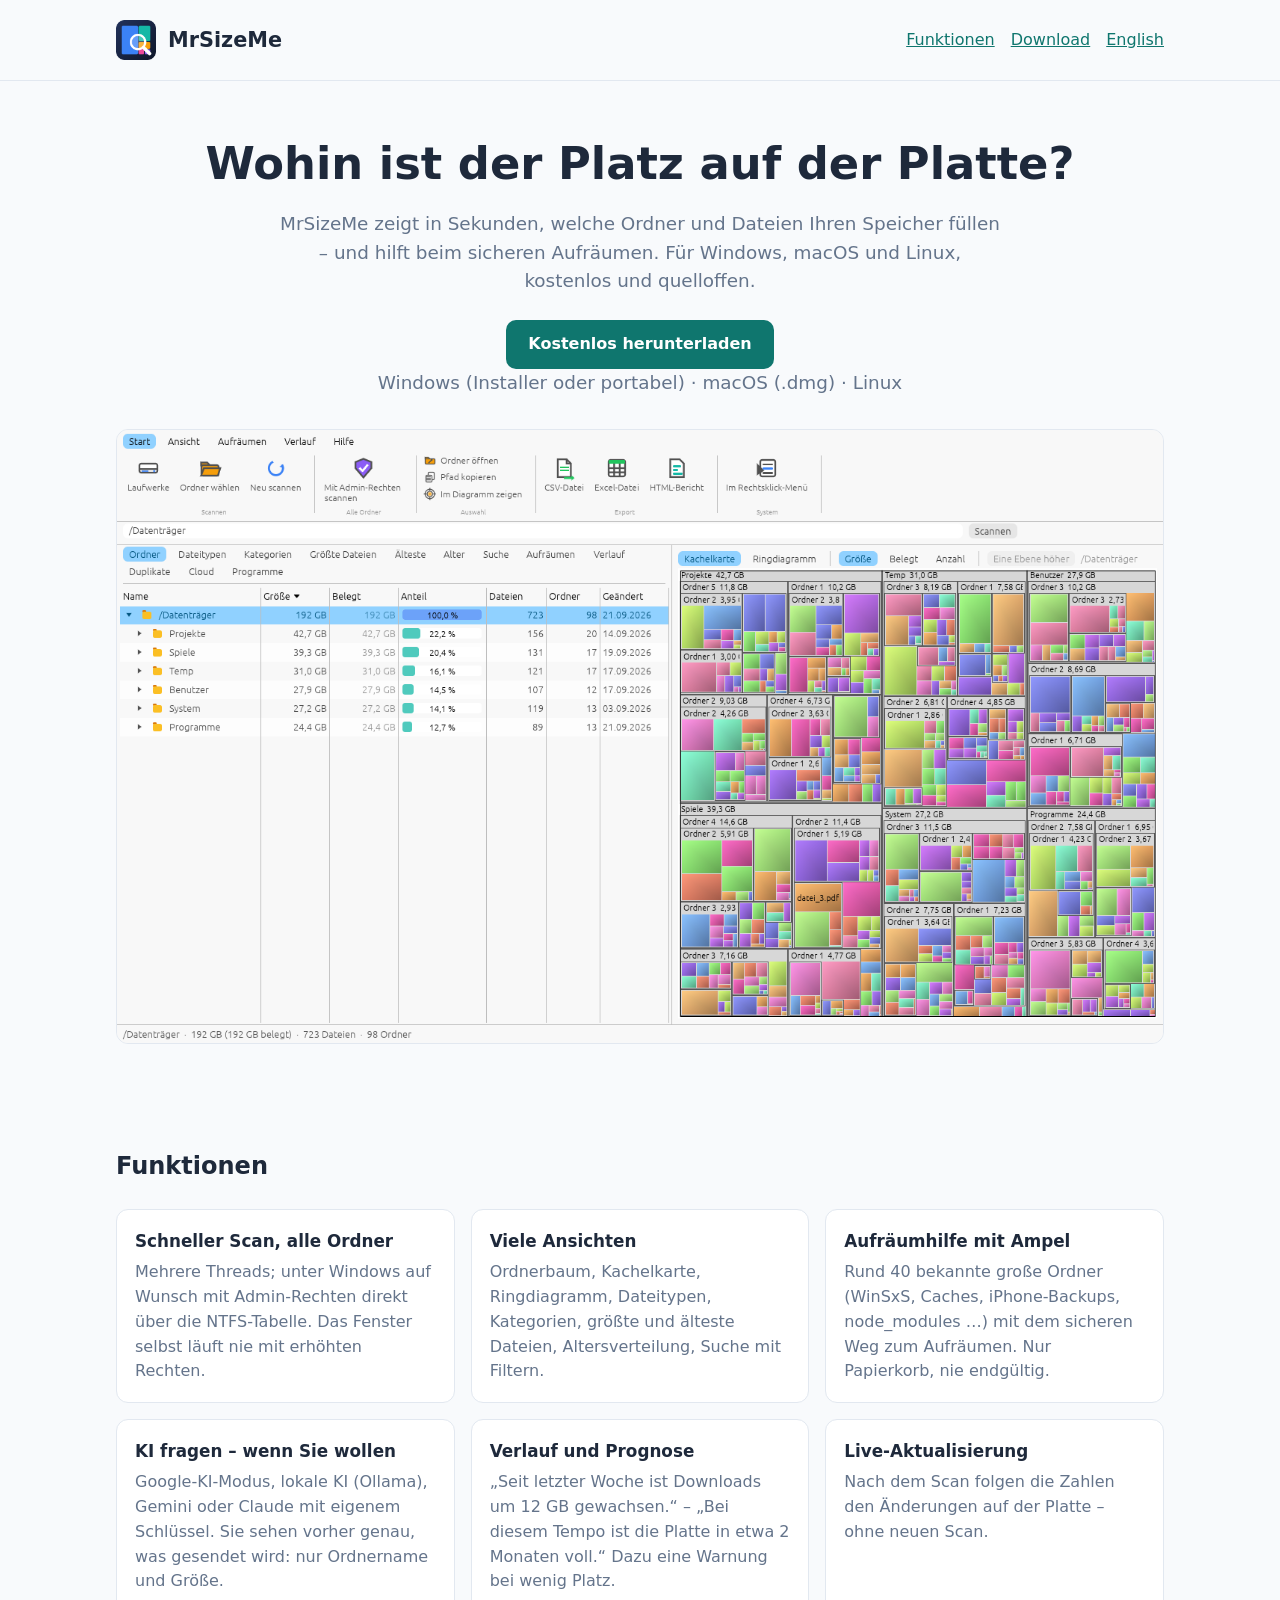
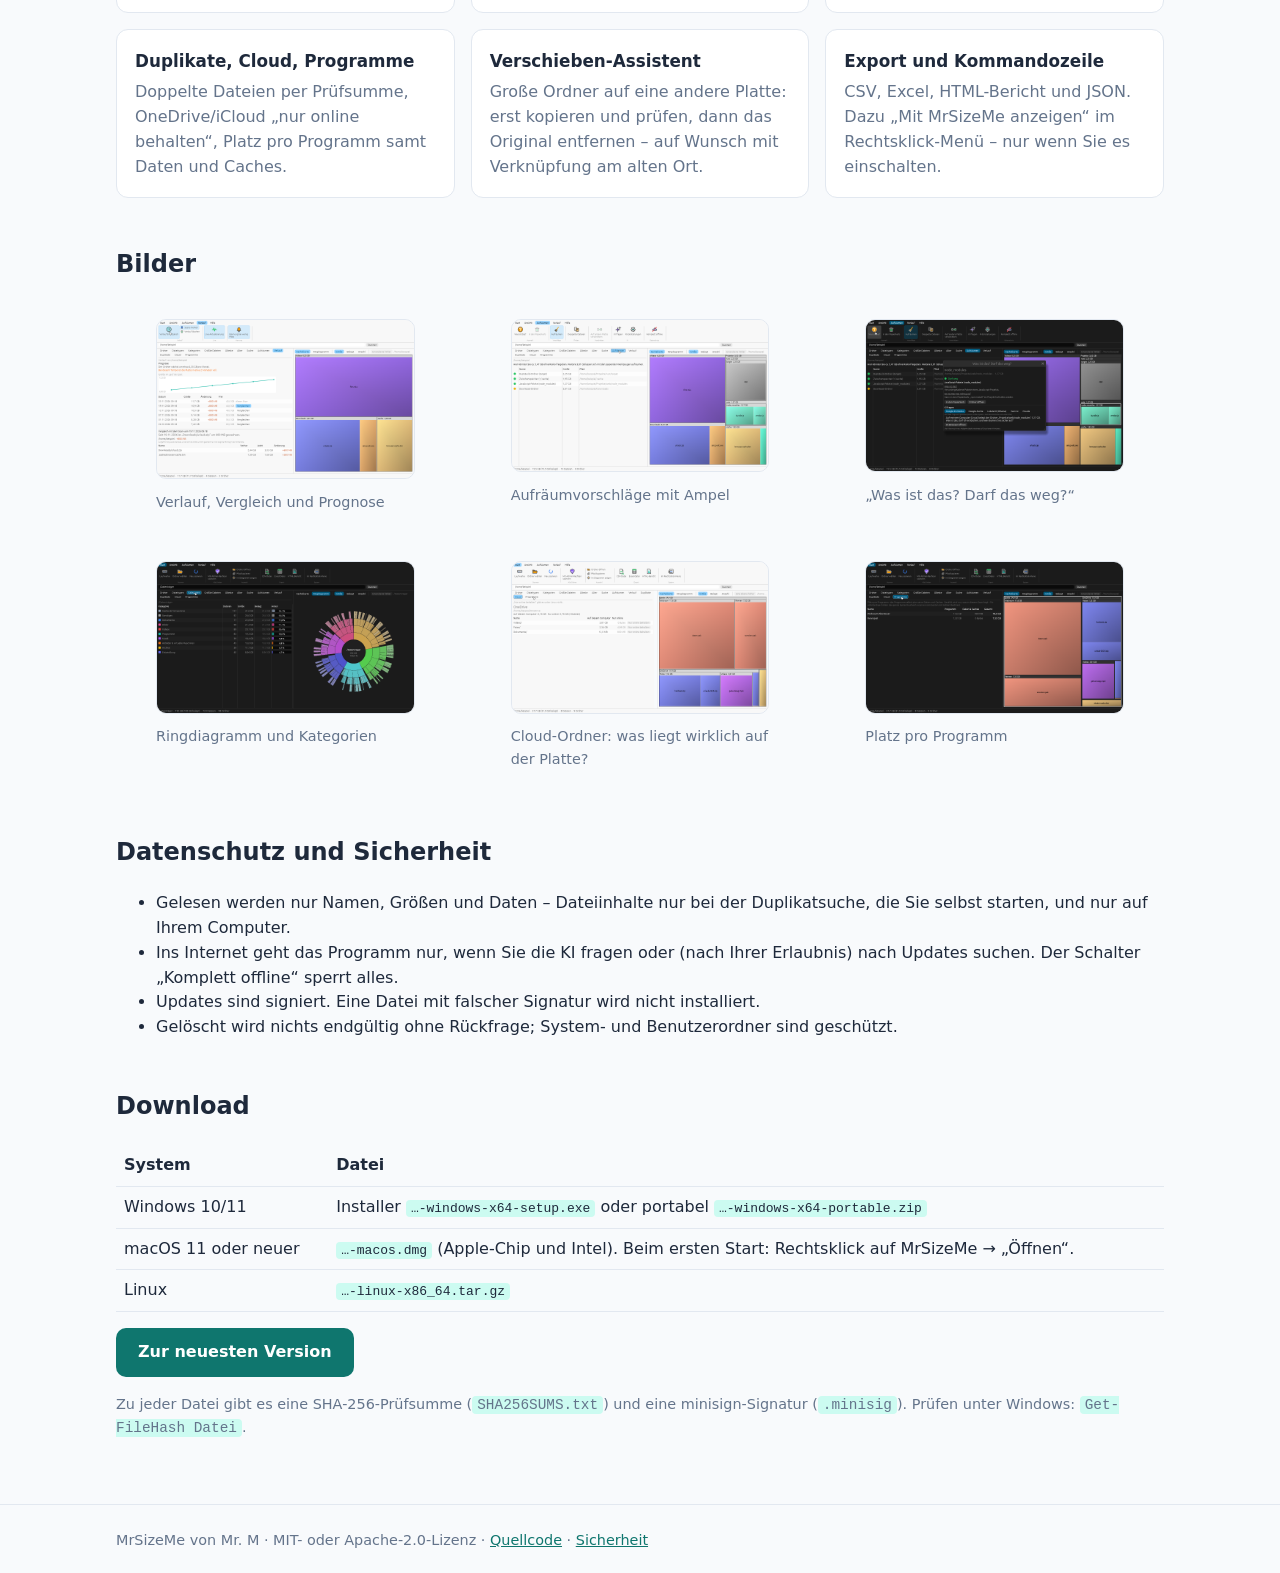
<file: website/index.html>
<!doctype html>
<html lang="de">
<head>
<meta charset="utf-8">
<meta name="viewport" content="width=device-width, initial-scale=1">
<meta http-equiv="Content-Security-Policy" content="default-src 'self'; img-src 'self'; style-src 'self'">
<title>MrSizeMe – Wohin ist der Platz auf der Platte?</title>
<meta name="description" content="MrSizeMe zeigt, welche Ordner und Dateien den Platz auf Ihren Platten belegen – mit Aufräumhilfe, Verlauf und Prognose. Für Windows, macOS und Linux.">
<link rel="icon" href="img/icon.png">
<link rel="stylesheet" href="style.css">
</head>
<body>
<header><div class="wrap">
  <img src="img/icon.png" alt="">
  <strong>MrSizeMe</strong>
  <nav><a href="#funktionen">Funktionen</a><a href="#download">Download</a><a href="en/">English</a></nav>
</div></header>

<main class="wrap">
<section class="hero">
  <h1>Wohin ist der Platz auf der Platte?</h1>
  <p>MrSizeMe zeigt in Sekunden, welche Ordner und Dateien Ihren Speicher füllen – und hilft beim sicheren Aufräumen. Für Windows, macOS und Linux, kostenlos und quelloffen.</p>
  <a class="button" href="https://github.com/MrMarkus42/MrSizeMe/releases/latest">Kostenlos herunterladen</a>
  <p class="small">Windows (Installer oder portabel) · macOS (.dmg) · Linux</p>
  <img class="shot" src="img/hauptfenster-hell.png" alt="Das Hauptfenster von MrSizeMe mit Ordnerliste und Kachelkarte" width="1400" height="820">
</section>

<h2 id="funktionen">Funktionen</h2>
<div class="grid">
  <div class="card"><h3>Schneller Scan, alle Ordner</h3><p>Mehrere Threads; unter Windows auf Wunsch mit Admin-Rechten direkt über die NTFS-Tabelle. Das Fenster selbst läuft nie mit erhöhten Rechten.</p></div>
  <div class="card"><h3>Viele Ansichten</h3><p>Ordnerbaum, Kachelkarte, Ringdiagramm, Dateitypen, Kategorien, größte und älteste Dateien, Altersverteilung, Suche mit Filtern.</p></div>
  <div class="card"><h3>Aufräumhilfe mit Ampel</h3><p>Rund 40 bekannte große Ordner (WinSxS, Caches, iPhone-Backups, node_modules …) mit dem sicheren Weg zum Aufräumen. Nur Papierkorb, nie endgültig.</p></div>
  <div class="card"><h3>KI fragen – wenn Sie wollen</h3><p>Google-KI-Modus, lokale KI (Ollama), Gemini oder Claude mit eigenem Schlüssel. Sie sehen vorher genau, was gesendet wird: nur Ordnername und Größe.</p></div>
  <div class="card"><h3>Verlauf und Prognose</h3><p>„Seit letzter Woche ist Downloads um 12 GB gewachsen.“ – „Bei diesem Tempo ist die Platte in etwa 2 Monaten voll.“ Dazu eine Warnung bei wenig Platz.</p></div>
  <div class="card"><h3>Live-Aktualisierung</h3><p>Nach dem Scan folgen die Zahlen den Änderungen auf der Platte – ohne neuen Scan.</p></div>
  <div class="card"><h3>Duplikate, Cloud, Programme</h3><p>Doppelte Dateien per Prüfsumme, OneDrive/iCloud „nur online behalten“, Platz pro Programm samt Daten und Caches.</p></div>
  <div class="card"><h3>Verschieben-Assistent</h3><p>Große Ordner auf eine andere Platte: erst kopieren und prüfen, dann das Original entfernen – auf Wunsch mit Verknüpfung am alten Ort.</p></div>
  <div class="card"><h3>Export und Kommandozeile</h3><p>CSV, Excel, HTML-Bericht und JSON. Dazu „Mit MrSizeMe anzeigen“ im Rechtsklick-Menü – nur wenn Sie es einschalten.</p></div>
</div>

<h2>Bilder</h2>
<div class="gallery">
  <figure><img src="img/verlauf-hell.png" alt="Verlauf mit Vergleich und Prognose" loading="lazy" width="1400" height="860"><figcaption>Verlauf, Vergleich und Prognose</figcaption></figure>
  <figure><img src="img/aufraeumen-hell.png" alt="Aufräumvorschläge mit Ampel" loading="lazy" width="1400" height="820"><figcaption>Aufräumvorschläge mit Ampel</figcaption></figure>
  <figure><img src="img/was-ist-das-dunkel.png" alt="Fenster „Was ist das? Darf das weg?“" loading="lazy" width="1400" height="820"><figcaption>„Was ist das? Darf das weg?“</figcaption></figure>
  <figure><img src="img/ring-kategorien-dunkel.png" alt="Ringdiagramm und Kategorien im dunklen Modus" loading="lazy" width="1400" height="820"><figcaption>Ringdiagramm und Kategorien</figcaption></figure>
  <figure><img src="img/cloud-hell.png" alt="Cloud-Ordner: lokal und nur online" loading="lazy" width="1400" height="820"><figcaption>Cloud-Ordner: was liegt wirklich auf der Platte?</figcaption></figure>
  <figure><img src="img/programme-dunkel.png" alt="Platz pro Programm" loading="lazy" width="1400" height="820"><figcaption>Platz pro Programm</figcaption></figure>
</div>

<h2>Datenschutz und Sicherheit</h2>
<ul>
  <li>Gelesen werden nur Namen, Größen und Daten – Dateiinhalte nur bei der Duplikatsuche, die Sie selbst starten, und nur auf Ihrem Computer.</li>
  <li>Ins Internet geht das Programm nur, wenn Sie die KI fragen oder (nach Ihrer Erlaubnis) nach Updates suchen. Der Schalter „Komplett offline“ sperrt alles.</li>
  <li>Updates sind signiert. Eine Datei mit falscher Signatur wird nicht installiert.</li>
  <li>Gelöscht wird nichts endgültig ohne Rückfrage; System- und Benutzerordner sind geschützt.</li>
</ul>

<h2 id="download">Download</h2>
<table>
  <tr><th>System</th><th>Datei</th></tr>
  <tr><td>Windows 10/11</td><td>Installer <code>…-windows-x64-setup.exe</code> oder portabel <code>…-windows-x64-portable.zip</code></td></tr>
  <tr><td>macOS 11 oder neuer</td><td><code>…-macos.dmg</code> (Apple-Chip und Intel). Beim ersten Start: Rechtsklick auf MrSizeMe → „Öffnen“.</td></tr>
  <tr><td>Linux</td><td><code>…-linux-x86_64.tar.gz</code></td></tr>
</table>
<p><a class="button" href="https://github.com/MrMarkus42/MrSizeMe/releases/latest">Zur neuesten Version</a></p>
<p class="small">Zu jeder Datei gibt es eine SHA-256-Prüfsumme (<code>SHA256SUMS.txt</code>) und eine minisign-Signatur (<code>.minisig</code>). Prüfen unter Windows: <code>Get-FileHash Datei</code>.</p>
</main>

<footer><div class="wrap">
  MrSizeMe von Mr. M · MIT- oder Apache-2.0-Lizenz · <a href="https://github.com/MrMarkus42/MrSizeMe">Quellcode</a> · <a href="https://github.com/MrMarkus42/MrSizeMe/blob/main/SECURITY.md">Sicherheit</a>
</div></footer>
</body>
</html>
</file>
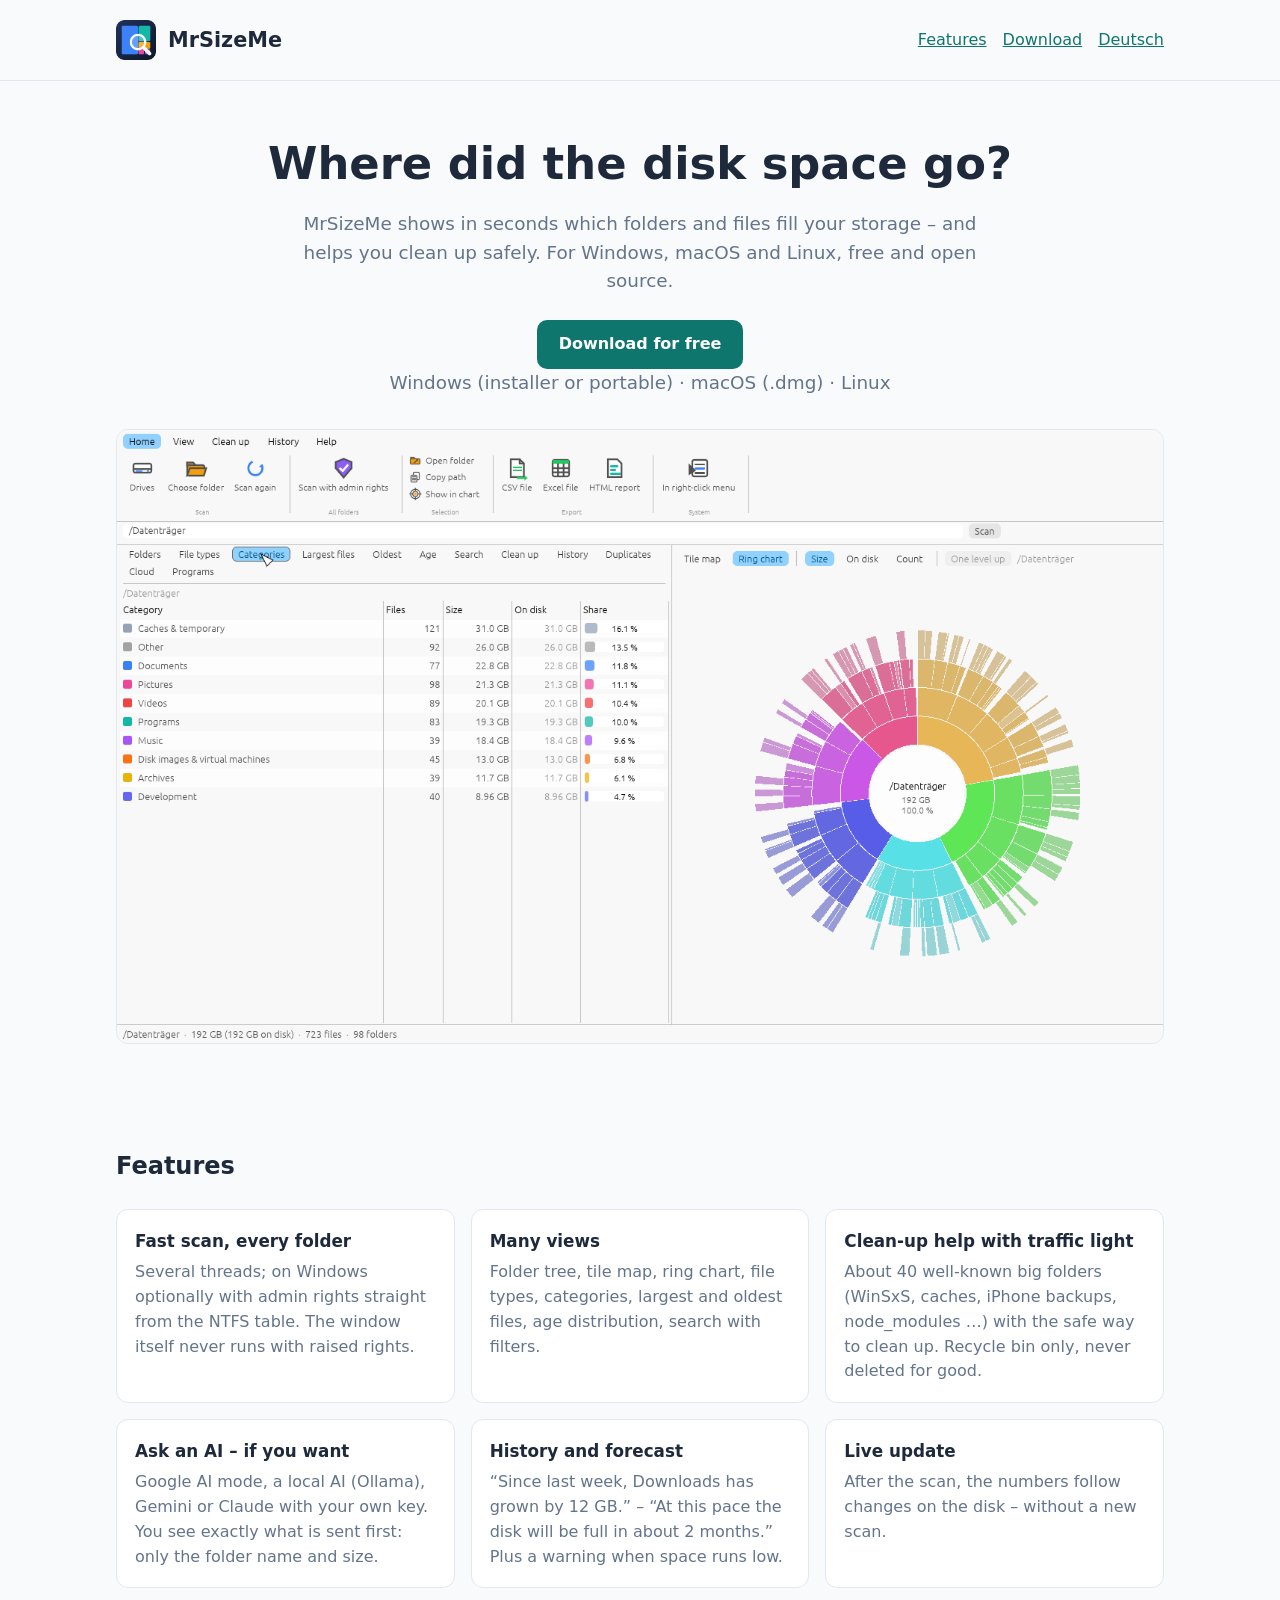
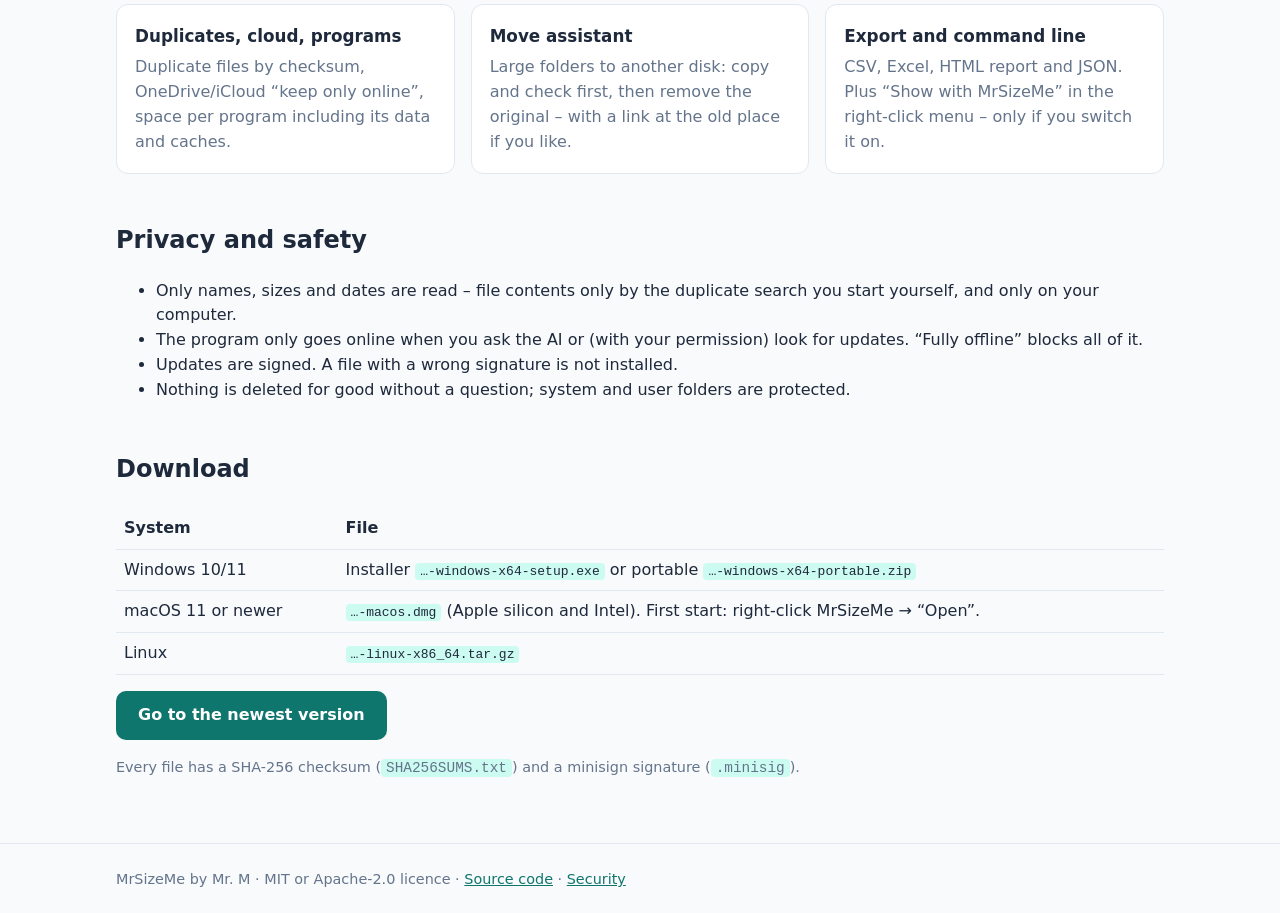
<file: website/en/index.html>
<!doctype html>
<html lang="en">
<head>
<meta charset="utf-8">
<meta name="viewport" content="width=device-width, initial-scale=1">
<meta http-equiv="Content-Security-Policy" content="default-src 'self'; img-src 'self'; style-src 'self'">
<title>MrSizeMe – Where did the disk space go?</title>
<meta name="description" content="MrSizeMe shows which folders and files use the space on your disks – with clean-up help, history and forecast. For Windows, macOS and Linux.">
<link rel="icon" href="../img/icon.png">
<link rel="stylesheet" href="../style.css">
</head>
<body>
<header><div class="wrap">
  <img src="../img/icon.png" alt="">
  <strong>MrSizeMe</strong>
  <nav><a href="#features">Features</a><a href="#download">Download</a><a href="../">Deutsch</a></nav>
</div></header>

<main class="wrap">
<section class="hero">
  <h1>Where did the disk space go?</h1>
  <p>MrSizeMe shows in seconds which folders and files fill your storage – and helps you clean up safely. For Windows, macOS and Linux, free and open source.</p>
  <a class="button" href="https://github.com/MrMarkus42/MrSizeMe/releases/latest">Download for free</a>
  <p class="small">Windows (installer or portable) · macOS (.dmg) · Linux</p>
  <img class="shot" src="../img/main-window-light-en.png" alt="The MrSizeMe main window with ring chart and categories" width="1400" height="820">
</section>

<h2 id="features">Features</h2>
<div class="grid">
  <div class="card"><h3>Fast scan, every folder</h3><p>Several threads; on Windows optionally with admin rights straight from the NTFS table. The window itself never runs with raised rights.</p></div>
  <div class="card"><h3>Many views</h3><p>Folder tree, tile map, ring chart, file types, categories, largest and oldest files, age distribution, search with filters.</p></div>
  <div class="card"><h3>Clean-up help with traffic light</h3><p>About 40 well-known big folders (WinSxS, caches, iPhone backups, node_modules …) with the safe way to clean up. Recycle bin only, never deleted for good.</p></div>
  <div class="card"><h3>Ask an AI – if you want</h3><p>Google AI mode, a local AI (Ollama), Gemini or Claude with your own key. You see exactly what is sent first: only the folder name and size.</p></div>
  <div class="card"><h3>History and forecast</h3><p>“Since last week, Downloads has grown by 12 GB.” – “At this pace the disk will be full in about 2 months.” Plus a warning when space runs low.</p></div>
  <div class="card"><h3>Live update</h3><p>After the scan, the numbers follow changes on the disk – without a new scan.</p></div>
  <div class="card"><h3>Duplicates, cloud, programs</h3><p>Duplicate files by checksum, OneDrive/iCloud “keep only online”, space per program including its data and caches.</p></div>
  <div class="card"><h3>Move assistant</h3><p>Large folders to another disk: copy and check first, then remove the original – with a link at the old place if you like.</p></div>
  <div class="card"><h3>Export and command line</h3><p>CSV, Excel, HTML report and JSON. Plus “Show with MrSizeMe” in the right-click menu – only if you switch it on.</p></div>
</div>

<h2>Privacy and safety</h2>
<ul>
  <li>Only names, sizes and dates are read – file contents only by the duplicate search you start yourself, and only on your computer.</li>
  <li>The program only goes online when you ask the AI or (with your permission) look for updates. “Fully offline” blocks all of it.</li>
  <li>Updates are signed. A file with a wrong signature is not installed.</li>
  <li>Nothing is deleted for good without a question; system and user folders are protected.</li>
</ul>

<h2 id="download">Download</h2>
<table>
  <tr><th>System</th><th>File</th></tr>
  <tr><td>Windows 10/11</td><td>Installer <code>…-windows-x64-setup.exe</code> or portable <code>…-windows-x64-portable.zip</code></td></tr>
  <tr><td>macOS 11 or newer</td><td><code>…-macos.dmg</code> (Apple silicon and Intel). First start: right-click MrSizeMe → “Open”.</td></tr>
  <tr><td>Linux</td><td><code>…-linux-x86_64.tar.gz</code></td></tr>
</table>
<p><a class="button" href="https://github.com/MrMarkus42/MrSizeMe/releases/latest">Go to the newest version</a></p>
<p class="small">Every file has a SHA-256 checksum (<code>SHA256SUMS.txt</code>) and a minisign signature (<code>.minisig</code>).</p>
</main>

<footer><div class="wrap">
  MrSizeMe by Mr. M · MIT or Apache-2.0 licence · <a href="https://github.com/MrMarkus42/MrSizeMe">Source code</a> · <a href="https://github.com/MrMarkus42/MrSizeMe/blob/main/SECURITY.md">Security</a>
</div></footer>
</body>
</html>
</file>
<file: website/style.css>
:root {
  --bg: #f8fafc;
  --card: #ffffff;
  --text: #1e293b;
  --muted: #64748b;
  --line: #e2e8f0;
  --accent: #0f766e;
  --accent-bg: #ccfbf1;
  --button: #0f766e;
  --button-text: #ffffff;
}
@media (prefers-color-scheme: dark) {
  :root {
    --bg: #0f172a;
    --card: #1e293b;
    --text: #e2e8f0;
    --muted: #94a3b8;
    --line: #334155;
    --accent: #5eead4;
    --accent-bg: #134e4a;
    --button: #14b8a6;
    --button-text: #042f2e;
  }
}
* { box-sizing: border-box; }
img { max-width: 100%; height: auto; }
body {
  margin: 0;
  font-family: system-ui, -apple-system, "Segoe UI", sans-serif;
  background: var(--bg);
  color: var(--text);
  line-height: 1.55;
}
a { color: var(--accent); }
.wrap { max-width: 1080px; margin: 0 auto; padding: 0 16px; }
header { padding: 20px 0; border-bottom: 1px solid var(--line); }
header .wrap { display: flex; align-items: center; gap: 12px; flex-wrap: wrap; }
header img { width: 40px; height: 40px; }
header strong { font-size: 1.3rem; }
header nav { margin-left: auto; display: flex; gap: 16px; }
.hero { padding: 48px 0 24px; text-align: center; }
.hero h1 { font-size: clamp(1.8rem, 4vw, 2.8rem); margin: 0 0 12px; }
.hero p { font-size: 1.15rem; color: var(--muted); max-width: 720px; margin: 0 auto 24px; }
.button {
  display: inline-block; padding: 12px 22px; border-radius: 10px;
  background: var(--button); color: var(--button-text); text-decoration: none; font-weight: 600;
}
.small { font-size: 0.9rem; color: var(--muted); }
.shot { margin: 32px auto; max-width: 100%; border: 1px solid var(--line); border-radius: 12px; display: block; }
.grid { display: grid; grid-template-columns: repeat(auto-fit, minmax(260px, 1fr)); gap: 16px; margin: 24px 0; }
.card { background: var(--card); border: 1px solid var(--line); border-radius: 12px; padding: 18px; }
.card h3 { margin: 0 0 6px; font-size: 1.05rem; }
.card p { margin: 0; color: var(--muted); }
h2 { margin-top: 48px; }
.gallery { display: grid; grid-template-columns: repeat(auto-fit, minmax(300px, 1fr)); gap: 16px; }
.gallery img { width: 100%; border: 1px solid var(--line); border-radius: 10px; }
.gallery figcaption { color: var(--muted); font-size: 0.9rem; margin-top: 4px; }
table { border-collapse: collapse; width: 100%; }
td, th { text-align: left; padding: 8px; border-bottom: 1px solid var(--line); vertical-align: top; }
code { background: var(--accent-bg); padding: 1px 5px; border-radius: 4px; }
footer { margin-top: 64px; padding: 24px 0; border-top: 1px solid var(--line); color: var(--muted); font-size: 0.9rem; }
</file>
